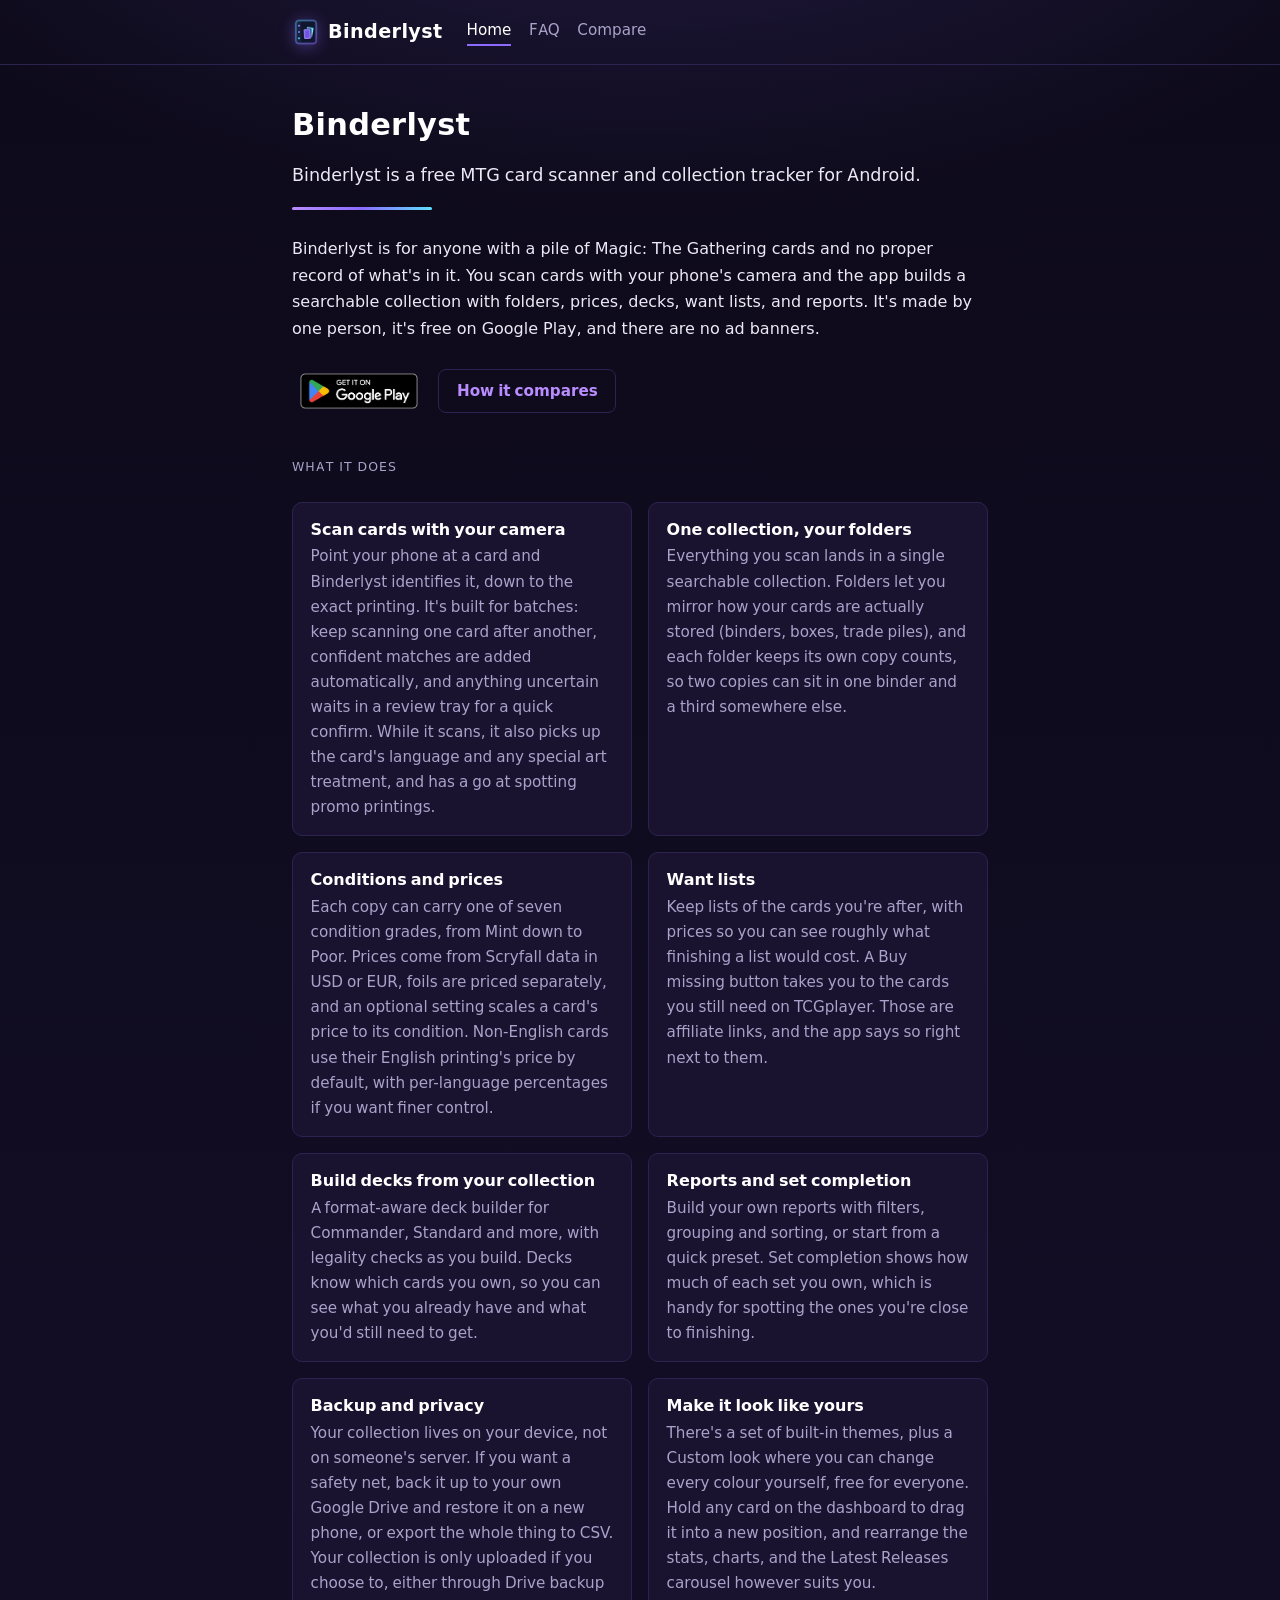
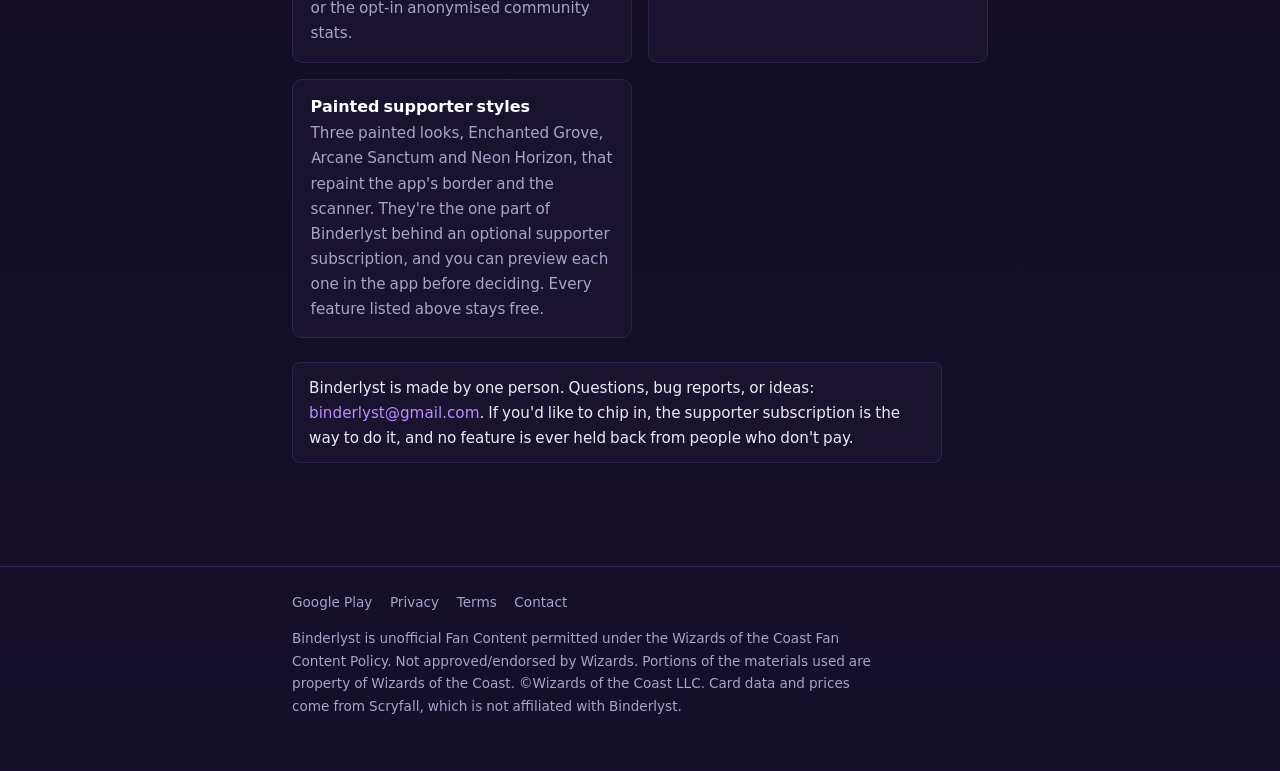
<file: index.html>
<!DOCTYPE html>
<html lang="en-GB">
<head>
<meta charset="utf-8">
<meta name="viewport" content="width=device-width, initial-scale=1">
<title>Binderlyst, a free MTG card scanner and collection tracker for Android</title>
<meta name="description" content="Binderlyst is a free MTG card scanner and collection tracker for Android. Rapid batch scanning, folders, conditions, prices, decks, want lists and reports. No ad banners.">
<link rel="canonical" href="https://binderlyst.github.io/">
<link rel="stylesheet" href="style.css">
<meta name="msvalidate.01" content="E38FB4E22E51DA8D38305F3C5356CCFD" />
<meta name="theme-color" content="#0d0a1a">
<link rel="icon" type="image/png" href="app_icon.png">
<link rel="apple-touch-icon" href="app_icon.png">
<meta property="og:type" content="website">
<meta property="og:site_name" content="Binderlyst">
<meta property="og:title" content="Binderlyst, a free MTG card scanner and collection tracker for Android">
<meta property="og:description" content="Scan Magic: The Gathering cards with your phone and build a searchable collection with folders, prices, decks, want lists and reports. Free on Google Play.">
<meta property="og:url" content="https://binderlyst.github.io/">
<meta property="og:image" content="https://binderlyst.github.io/og-card.png">
<meta property="og:image:width" content="1200">
<meta property="og:image:height" content="630">
<meta property="og:image:alt" content="Binderlyst, your collection, evolved. The app shown on three phone screens.">
<meta name="twitter:card" content="summary_large_image">
<meta name="twitter:title" content="Binderlyst, a free MTG card scanner and collection tracker for Android">
<meta name="twitter:description" content="Scan Magic: The Gathering cards with your phone and build a searchable collection with folders, prices, decks, want lists and reports. Free on Google Play.">
<meta name="twitter:image" content="https://binderlyst.github.io/og-card.png">
<script type="application/ld+json">
{
  "@context": "https://schema.org",
  "@type": "SoftwareApplication",
  "name": "Binderlyst",
  "operatingSystem": "Android",
  "applicationCategory": "UtilitiesApplication",
  "description": "Binderlyst is a free MTG card scanner and collection tracker for Android.",
  "url": "https://binderlyst.github.io/",
  "installUrl": "https://play.google.com/store/apps/details?id=com.binderlyst.app",
  "image": "https://binderlyst.github.io/og-card.png",
  "offers": { "@type": "Offer", "price": "0", "priceCurrency": "GBP" },
  "isAccessibleForFree": true,
  "hasPart": {
    "@type": "Product",
    "name": "Binderlyst Supporter",
    "description": "An optional subscription that unlocks three painted visual styles. Cosmetic only; no feature is behind it.",
    "offers": [
      { "@type": "Offer", "price": "2.99", "priceCurrency": "GBP", "category": "subscription", "name": "Monthly" },
      { "@type": "Offer", "price": "23.99", "priceCurrency": "GBP", "category": "subscription", "name": "Annual" }
    ]
  }
}
</script>
</head>
<body>

<header class="site">
  <div class="inner">
    <a class="wordmark" href="./"><img src="app_icon.png" alt="">Binderlyst</a>
    <nav class="site">
      <a href="./" aria-current="page">Home</a>
      <a href="faq.html">FAQ</a>
      <a href="compare.html">Compare</a>
    </nav>
  </div>
</header>

<main>
  <h1>Binderlyst</h1>
  <p class="lede">Binderlyst is a free MTG card scanner and collection tracker for Android.</p>
  <div class="rule"></div>
  <p>Binderlyst is for anyone with a pile of Magic: The Gathering cards and no proper record of what's in it. You scan cards with your phone's camera and the app builds a searchable collection with folders, prices, decks, want lists, and reports. It's made by one person, it's free on Google Play, and there are no ad banners.</p>

  <div class="actions">
    <a class="badge" href="https://play.google.com/store/apps/details?id=com.binderlyst.app"><img src="google-play-badge.png" alt="Get it on Google Play" width="194" height="75"></a>
    <a class="btn quiet" href="compare.html">How it compares</a>
  </div>

  <p class="eyebrow">What it does</p>
  <ul class="features">
    <li>
      <h3>Scan cards with your camera</h3>
      <p>Point your phone at a card and Binderlyst identifies it, down to the exact printing. It's built for batches: keep scanning one card after another, confident matches are added automatically, and anything uncertain waits in a review tray for a quick confirm. While it scans, it also picks up the card's language and any special art treatment, and has a go at spotting promo printings.</p>
    </li>
    <li>
      <h3>One collection, your folders</h3>
      <p>Everything you scan lands in a single searchable collection. Folders let you mirror how your cards are actually stored (binders, boxes, trade piles), and each folder keeps its own copy counts, so two copies can sit in one binder and a third somewhere else.</p>
    </li>
    <li>
      <h3>Conditions and prices</h3>
      <p>Each copy can carry one of seven condition grades, from Mint down to Poor. Prices come from Scryfall data in USD or EUR, foils are priced separately, and an optional setting scales a card's price to its condition. Non-English cards use their English printing's price by default, with per-language percentages if you want finer control.</p>
    </li>
    <li>
      <h3>Want lists</h3>
      <p>Keep lists of the cards you're after, with prices so you can see roughly what finishing a list would cost. A Buy missing button takes you to the cards you still need on TCGplayer. Those are affiliate links, and the app says so right next to them.</p>
    </li>
    <li>
      <h3>Build decks from your collection</h3>
      <p>A format-aware deck builder for Commander, Standard and more, with legality checks as you build. Decks know which cards you own, so you can see what you already have and what you'd still need to get.</p>
    </li>
    <li>
      <h3>Reports and set completion</h3>
      <p>Build your own reports with filters, grouping and sorting, or start from a quick preset. Set completion shows how much of each set you own, which is handy for spotting the ones you're close to finishing.</p>
    </li>
    <li>
      <h3>Backup and privacy</h3>
      <p>Your collection lives on your device, not on someone's server. If you want a safety net, back it up to your own Google Drive and restore it on a new phone, or export the whole thing to CSV. Your collection is only uploaded if you choose to, either through Drive backup or the opt-in anonymised community stats.</p>
    </li>
    <li>
      <h3>Make it look like yours</h3>
      <p>There's a set of built-in themes, plus a Custom look where you can change every colour yourself, free for everyone. Hold any card on the dashboard to drag it into a new position, and rearrange the stats, charts, and the Latest Releases carousel however suits you.</p>
    </li>
    <li>
      <h3>Painted supporter styles</h3>
      <p>Three painted looks, Enchanted Grove, Arcane Sanctum and Neon Horizon, that repaint the app's border and the scanner. They're the one part of Binderlyst behind an optional supporter subscription, and you can preview each one in the app before deciding. Every feature listed above stays free.</p>
    </li>
  </ul>

  <p class="note">Binderlyst is made by one person. Questions, bug reports, or ideas: <a href="mailto:binderlyst@gmail.com">binderlyst@gmail.com</a>. If you'd like to chip in, the supporter subscription is the way to do it, and no feature is ever held back from people who don't pay.</p>
</main>

<footer class="site">
  <div class="inner">
    <nav>
      <a href="https://play.google.com/store/apps/details?id=com.binderlyst.app">Google Play</a>
      <a href="https://binderlyst.github.io/Binderlyst-Privacy/">Privacy</a>
      <a href="https://binderlyst.github.io/Binderlyst-Terms/">Terms</a>
      <a href="mailto:binderlyst@gmail.com">Contact</a>
    </nav>
    <p>Binderlyst is unofficial Fan Content permitted under the <a href="https://company.wizards.com/en/legal/fancontentpolicy">Wizards of the Coast Fan Content Policy</a>. Not approved/endorsed by Wizards. Portions of the materials used are property of Wizards of the Coast. &copy;Wizards of the Coast LLC. Card data and prices come from <a href="https://scryfall.com">Scryfall</a>, which is not affiliated with Binderlyst.</p>
  </div>
</footer>

</body>
</html>
</file>
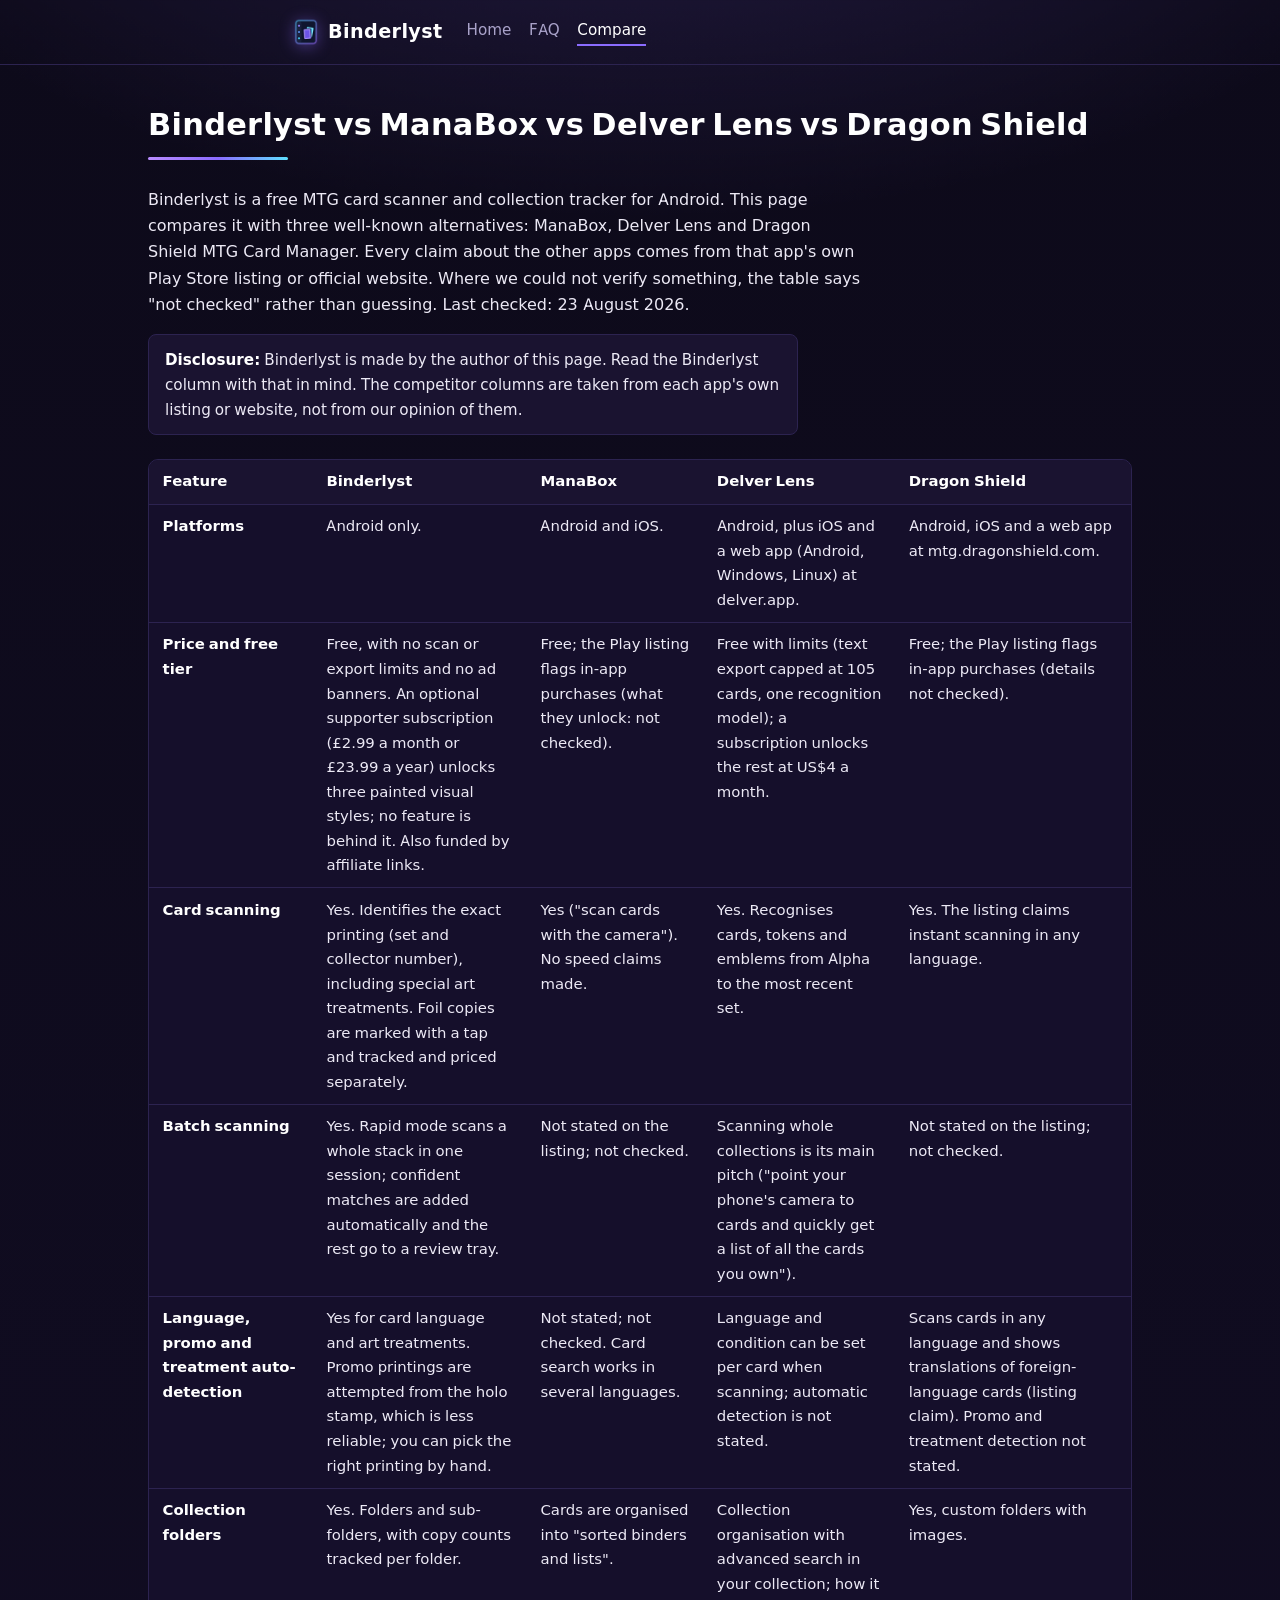
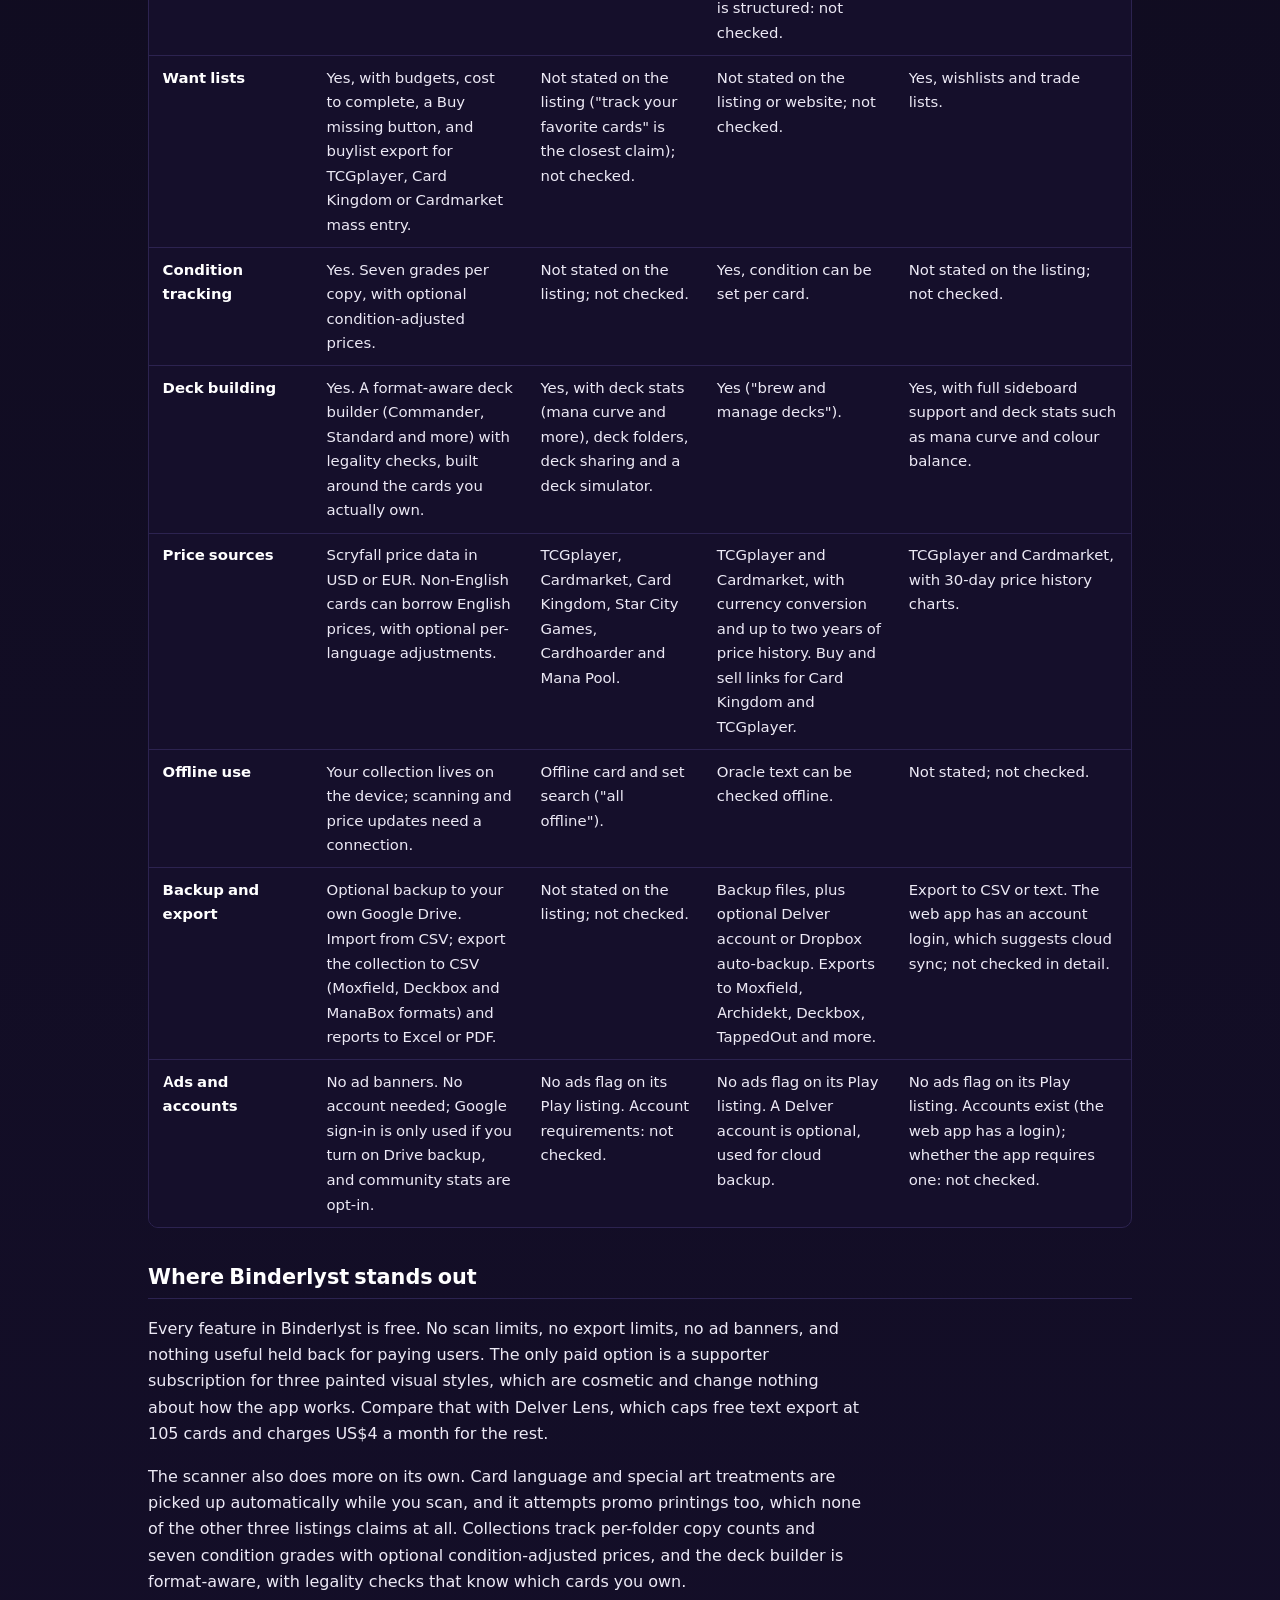
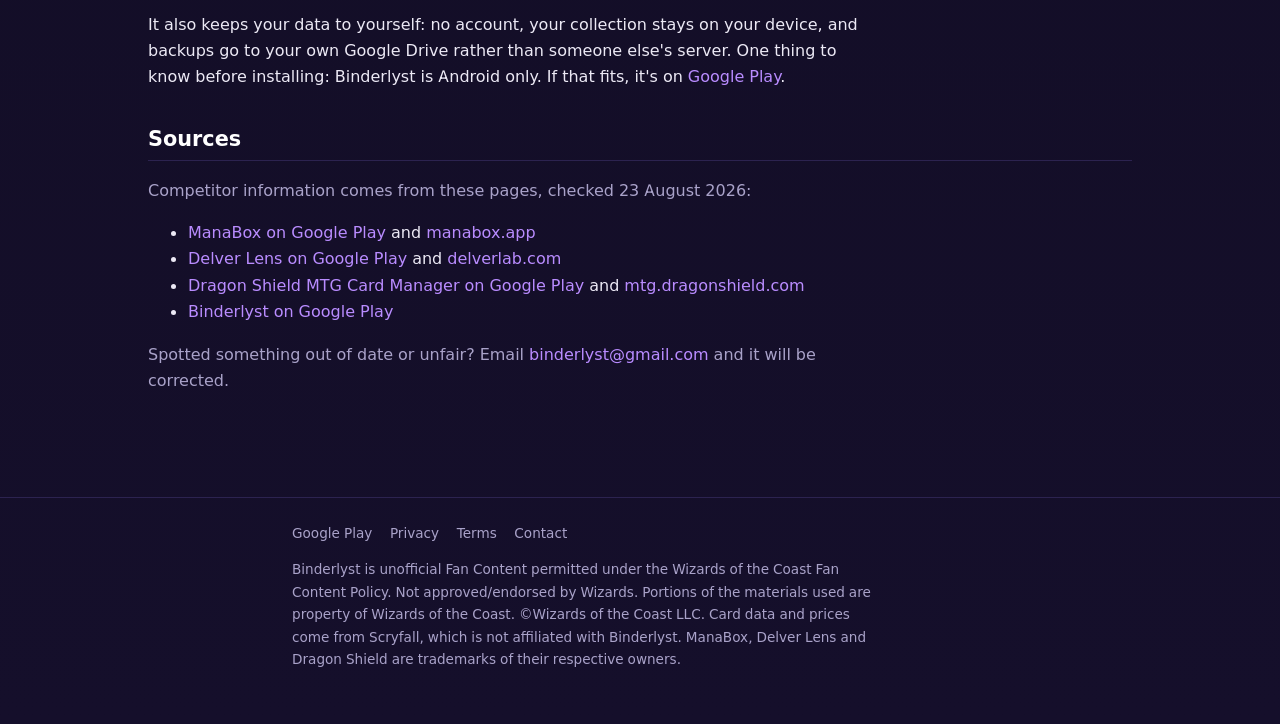
<file: compare.html>
<!DOCTYPE html>
<html lang="en-GB">
<head>
<meta charset="utf-8">
<meta name="viewport" content="width=device-width, initial-scale=1">
<title>Binderlyst vs ManaBox vs Delver Lens vs Dragon Shield</title>
<meta name="description" content="How Binderlyst compares with ManaBox, Delver Lens and Dragon Shield MTG Card Manager: platforms, pricing, scanning, decks and collection features, checked against each app's own listing.">
<link rel="canonical" href="https://binderlyst.github.io/compare.html">
<link rel="stylesheet" href="style.css">
<meta name="theme-color" content="#0d0a1a">
<link rel="icon" type="image/png" href="app_icon.png">
<link rel="apple-touch-icon" href="app_icon.png">
<meta property="og:type" content="website">
<meta property="og:site_name" content="Binderlyst">
<meta property="og:title" content="Binderlyst vs ManaBox vs Delver Lens vs Dragon Shield">
<meta property="og:description" content="A side-by-side comparison, with every competitor claim taken from that app's own listing or website.">
<meta property="og:url" content="https://binderlyst.github.io/compare.html">
<meta property="og:image" content="https://binderlyst.github.io/og-card.png">
<meta property="og:image:width" content="1200">
<meta property="og:image:height" content="630">
<meta name="twitter:card" content="summary_large_image">
<meta name="twitter:title" content="Binderlyst vs ManaBox vs Delver Lens vs Dragon Shield">
<meta name="twitter:description" content="A side-by-side comparison, with every competitor claim taken from that app's own listing or website.">
<meta name="twitter:image" content="https://binderlyst.github.io/og-card.png">
</head>
<body>

<header class="site">
  <div class="inner">
    <a class="wordmark" href="./"><img src="app_icon.png" alt="">Binderlyst</a>
    <nav class="site">
      <a href="./">Home</a>
      <a href="faq.html">FAQ</a>
      <a href="compare.html" aria-current="page">Compare</a>
    </nav>
  </div>
</header>

<main class="wide">
  <h1>Binderlyst vs ManaBox vs Delver Lens vs Dragon Shield</h1>
  <div class="rule"></div>

  <p>Binderlyst is a free MTG card scanner and collection tracker for Android. This page compares it with three well-known alternatives: ManaBox, Delver Lens and Dragon Shield MTG Card Manager. Every claim about the other apps comes from that app's own Play Store listing or official website. Where we could not verify something, the table says "not checked" rather than guessing. Last checked: 23 August 2026.</p>

  <p class="note"><strong>Disclosure:</strong> Binderlyst is made by the author of this page. Read the Binderlyst column with that in mind. The competitor columns are taken from each app's own listing or website, not from our opinion of them.</p>

  <div class="table-wrap">
    <table>
      <thead>
        <tr>
          <th>Feature</th>
          <th>Binderlyst</th>
          <th>ManaBox</th>
          <th>Delver Lens</th>
          <th>Dragon Shield</th>
        </tr>
      </thead>
      <tbody>
        <tr>
          <td>Platforms</td>
          <td>Android only.</td>
          <td>Android and iOS.</td>
          <td>Android, plus iOS and a web app (Android, Windows, Linux) at delver.app.</td>
          <td>Android, iOS and a web app at mtg.dragonshield.com.</td>
        </tr>
        <tr>
          <td>Price and free tier</td>
          <td>Free, with no scan or export limits and no ad banners. An optional supporter subscription (&pound;2.99 a month or &pound;23.99 a year) unlocks three painted visual styles; no feature is behind it. Also funded by affiliate links.</td>
          <td>Free; the Play listing flags in-app purchases (what they unlock: not checked).</td>
          <td>Free with limits (text export capped at 105 cards, one recognition model); a subscription unlocks the rest at US$4 a month.</td>
          <td>Free; the Play listing flags in-app purchases (details not checked).</td>
        </tr>
        <tr>
          <td>Card scanning</td>
          <td>Yes. Identifies the exact printing (set and collector number), including special art treatments. Foil copies are marked with a tap and tracked and priced separately.</td>
          <td>Yes ("scan cards with the camera"). No speed claims made.</td>
          <td>Yes. Recognises cards, tokens and emblems from Alpha to the most recent set.</td>
          <td>Yes. The listing claims instant scanning in any language.</td>
        </tr>
        <tr>
          <td>Batch scanning</td>
          <td>Yes. Rapid mode scans a whole stack in one session; confident matches are added automatically and the rest go to a review tray.</td>
          <td>Not stated on the listing; not checked.</td>
          <td>Scanning whole collections is its main pitch ("point your phone's camera to cards and quickly get a list of all the cards you own").</td>
          <td>Not stated on the listing; not checked.</td>
        </tr>
        <tr>
          <td>Language, promo and treatment auto-detection</td>
          <td>Yes for card language and art treatments. Promo printings are attempted from the holo stamp, which is less reliable; you can pick the right printing by hand.</td>
          <td>Not stated; not checked. Card search works in several languages.</td>
          <td>Language and condition can be set per card when scanning; automatic detection is not stated.</td>
          <td>Scans cards in any language and shows translations of foreign-language cards (listing claim). Promo and treatment detection not stated.</td>
        </tr>
        <tr>
          <td>Collection folders</td>
          <td>Yes. Folders and sub-folders, with copy counts tracked per folder.</td>
          <td>Cards are organised into "sorted binders and lists".</td>
          <td>Collection organisation with advanced search in your collection; how it is structured: not checked.</td>
          <td>Yes, custom folders with images.</td>
        </tr>
        <tr>
          <td>Want lists</td>
          <td>Yes, with budgets, cost to complete, a Buy missing button, and buylist export for TCGplayer, Card Kingdom or Cardmarket mass entry.</td>
          <td>Not stated on the listing ("track your favorite cards" is the closest claim); not checked.</td>
          <td>Not stated on the listing or website; not checked.</td>
          <td>Yes, wishlists and trade lists.</td>
        </tr>
        <tr>
          <td>Condition tracking</td>
          <td>Yes. Seven grades per copy, with optional condition-adjusted prices.</td>
          <td>Not stated on the listing; not checked.</td>
          <td>Yes, condition can be set per card.</td>
          <td>Not stated on the listing; not checked.</td>
        </tr>
        <tr>
          <td>Deck building</td>
          <td>Yes. A format-aware deck builder (Commander, Standard and more) with legality checks, built around the cards you actually own.</td>
          <td>Yes, with deck stats (mana curve and more), deck folders, deck sharing and a deck simulator.</td>
          <td>Yes ("brew and manage decks").</td>
          <td>Yes, with full sideboard support and deck stats such as mana curve and colour balance.</td>
        </tr>
        <tr>
          <td>Price sources</td>
          <td>Scryfall price data in USD or EUR. Non-English cards can borrow English prices, with optional per-language adjustments.</td>
          <td>TCGplayer, Cardmarket, Card Kingdom, Star City Games, Cardhoarder and Mana Pool.</td>
          <td>TCGplayer and Cardmarket, with currency conversion and up to two years of price history. Buy and sell links for Card Kingdom and TCGplayer.</td>
          <td>TCGplayer and Cardmarket, with 30-day price history charts.</td>
        </tr>
        <tr>
          <td>Offline use</td>
          <td>Your collection lives on the device; scanning and price updates need a connection.</td>
          <td>Offline card and set search ("all offline").</td>
          <td>Oracle text can be checked offline.</td>
          <td>Not stated; not checked.</td>
        </tr>
        <tr>
          <td>Backup and export</td>
          <td>Optional backup to your own Google Drive. Import from CSV; export the collection to CSV (Moxfield, Deckbox and ManaBox formats) and reports to Excel or PDF.</td>
          <td>Not stated on the listing; not checked.</td>
          <td>Backup files, plus optional Delver account or Dropbox auto-backup. Exports to Moxfield, Archidekt, Deckbox, TappedOut and more.</td>
          <td>Export to CSV or text. The web app has an account login, which suggests cloud sync; not checked in detail.</td>
        </tr>
        <tr>
          <td>Ads and accounts</td>
          <td>No ad banners. No account needed; Google sign-in is only used if you turn on Drive backup, and community stats are opt-in.</td>
          <td>No ads flag on its Play listing. Account requirements: not checked.</td>
          <td>No ads flag on its Play listing. A Delver account is optional, used for cloud backup.</td>
          <td>No ads flag on its Play listing. Accounts exist (the web app has a login); whether the app requires one: not checked.</td>
        </tr>
      </tbody>
    </table>
  </div>

  <h2>Where Binderlyst stands out</h2>

  <p>Every feature in Binderlyst is free. No scan limits, no export limits, no ad banners, and nothing useful held back for paying users. The only paid option is a supporter subscription for three painted visual styles, which are cosmetic and change nothing about how the app works. Compare that with Delver Lens, which caps free text export at 105 cards and charges US$4 a month for the rest.</p>

  <p>The scanner also does more on its own. Card language and special art treatments are picked up automatically while you scan, and it attempts promo printings too, which none of the other three listings claims at all. Collections track per-folder copy counts and seven condition grades with optional condition-adjusted prices, and the deck builder is format-aware, with legality checks that know which cards you own.</p>

  <p>It also keeps your data to yourself: no account, your collection stays on your device, and backups go to your own Google Drive rather than someone else's server. One thing to know before installing: Binderlyst is Android only. If that fits, it's on <a href="https://play.google.com/store/apps/details?id=com.binderlyst.app">Google Play</a>.</p>

  <h2>Sources</h2>
  <p class="muted">Competitor information comes from these pages, checked 23 August 2026:</p>
  <ul>
    <li><a href="https://play.google.com/store/apps/details?id=skilldevs.com.manabox">ManaBox on Google Play</a> and <a href="https://manabox.app/">manabox.app</a></li>
    <li><a href="https://play.google.com/store/apps/details?id=delverlab.delverlens">Delver Lens on Google Play</a> and <a href="https://www.delverlab.com/">delverlab.com</a></li>
    <li><a href="https://play.google.com/store/apps/details?id=pt.tscg.mtgmanager">Dragon Shield MTG Card Manager on Google Play</a> and <a href="https://mtg.dragonshield.com/">mtg.dragonshield.com</a></li>
    <li><a href="https://play.google.com/store/apps/details?id=com.binderlyst.app">Binderlyst on Google Play</a></li>
  </ul>
  <p class="muted">Spotted something out of date or unfair? Email <a href="mailto:binderlyst@gmail.com">binderlyst@gmail.com</a> and it will be corrected.</p>
</main>

<footer class="site">
  <div class="inner">
    <nav>
      <a href="https://play.google.com/store/apps/details?id=com.binderlyst.app">Google Play</a>
      <a href="https://binderlyst.github.io/Binderlyst-Privacy/">Privacy</a>
      <a href="https://binderlyst.github.io/Binderlyst-Terms/">Terms</a>
      <a href="mailto:binderlyst@gmail.com">Contact</a>
    </nav>
    <p>Binderlyst is unofficial Fan Content permitted under the <a href="https://company.wizards.com/en/legal/fancontentpolicy">Wizards of the Coast Fan Content Policy</a>. Not approved/endorsed by Wizards. Portions of the materials used are property of Wizards of the Coast. &copy;Wizards of the Coast LLC. Card data and prices come from <a href="https://scryfall.com">Scryfall</a>, which is not affiliated with Binderlyst. ManaBox, Delver Lens and Dragon Shield are trademarks of their respective owners.</p>
  </div>
</footer>

</body>
</html>
</file>
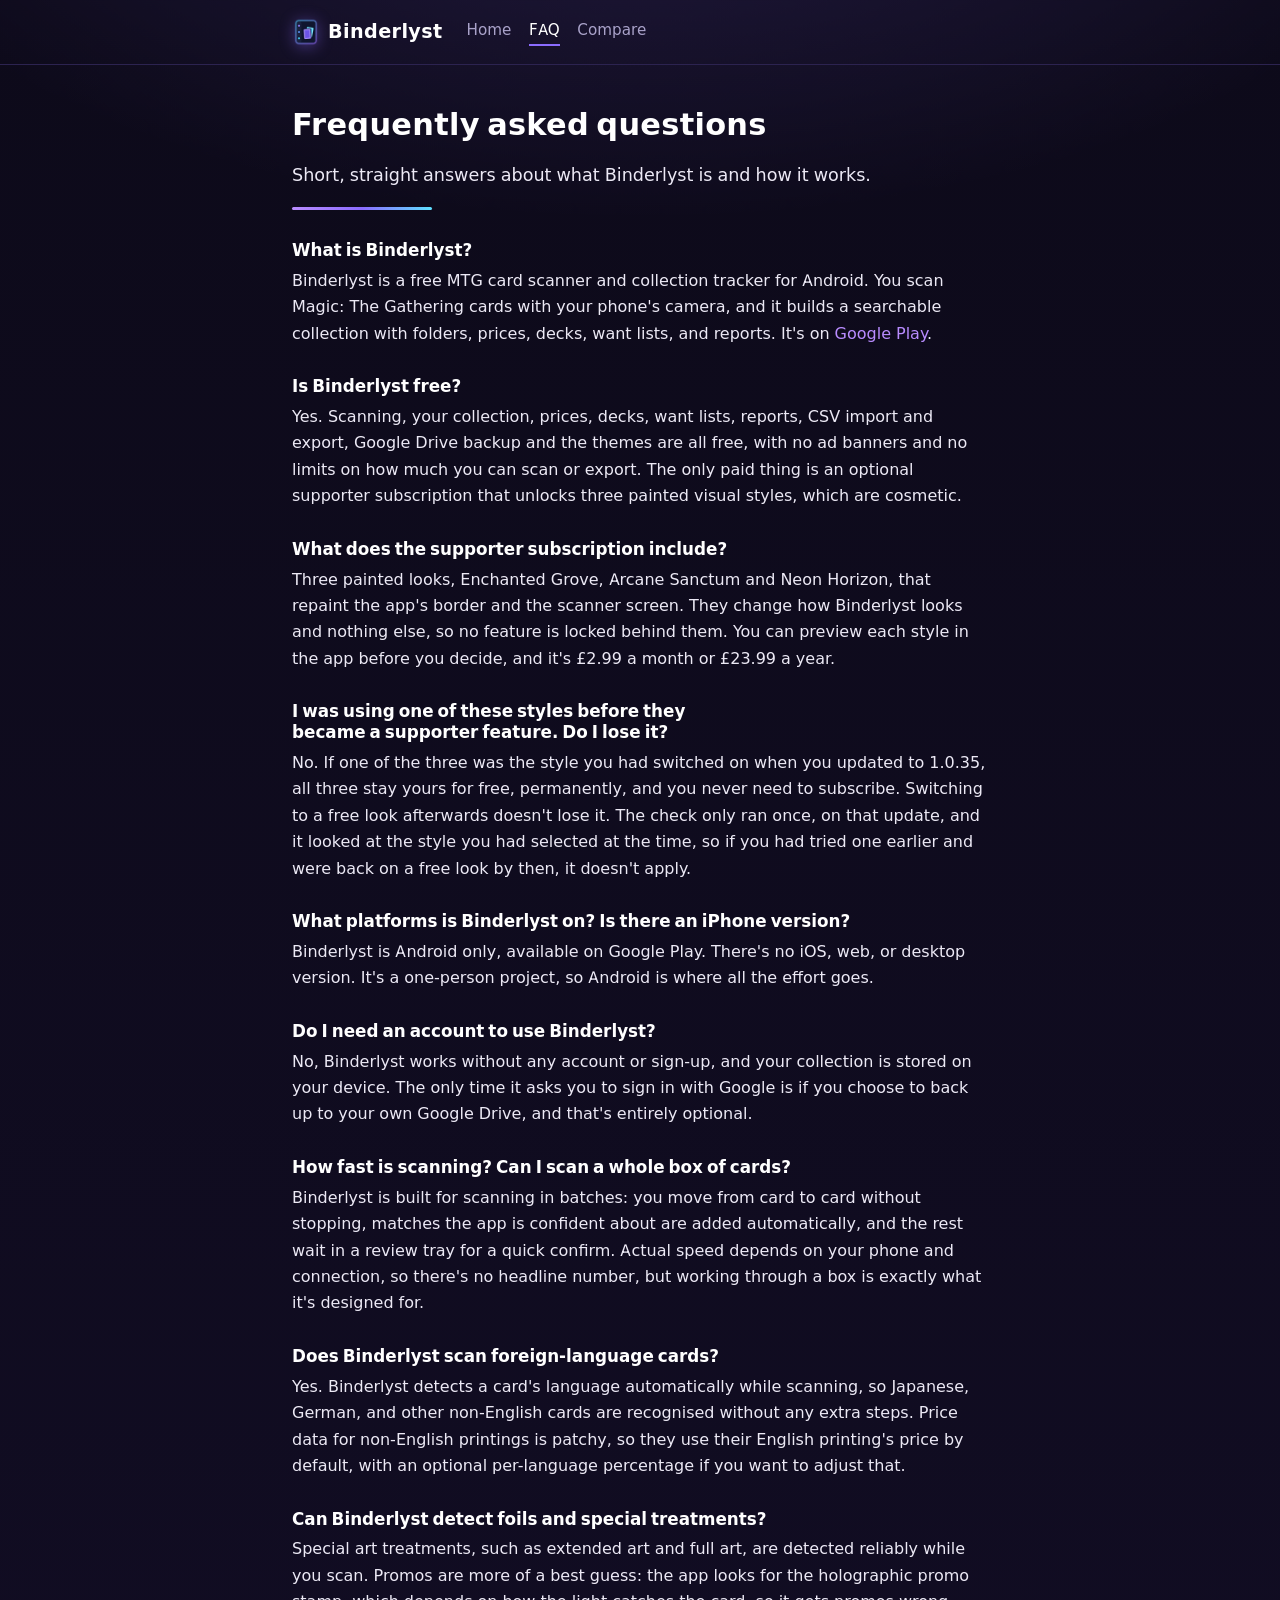
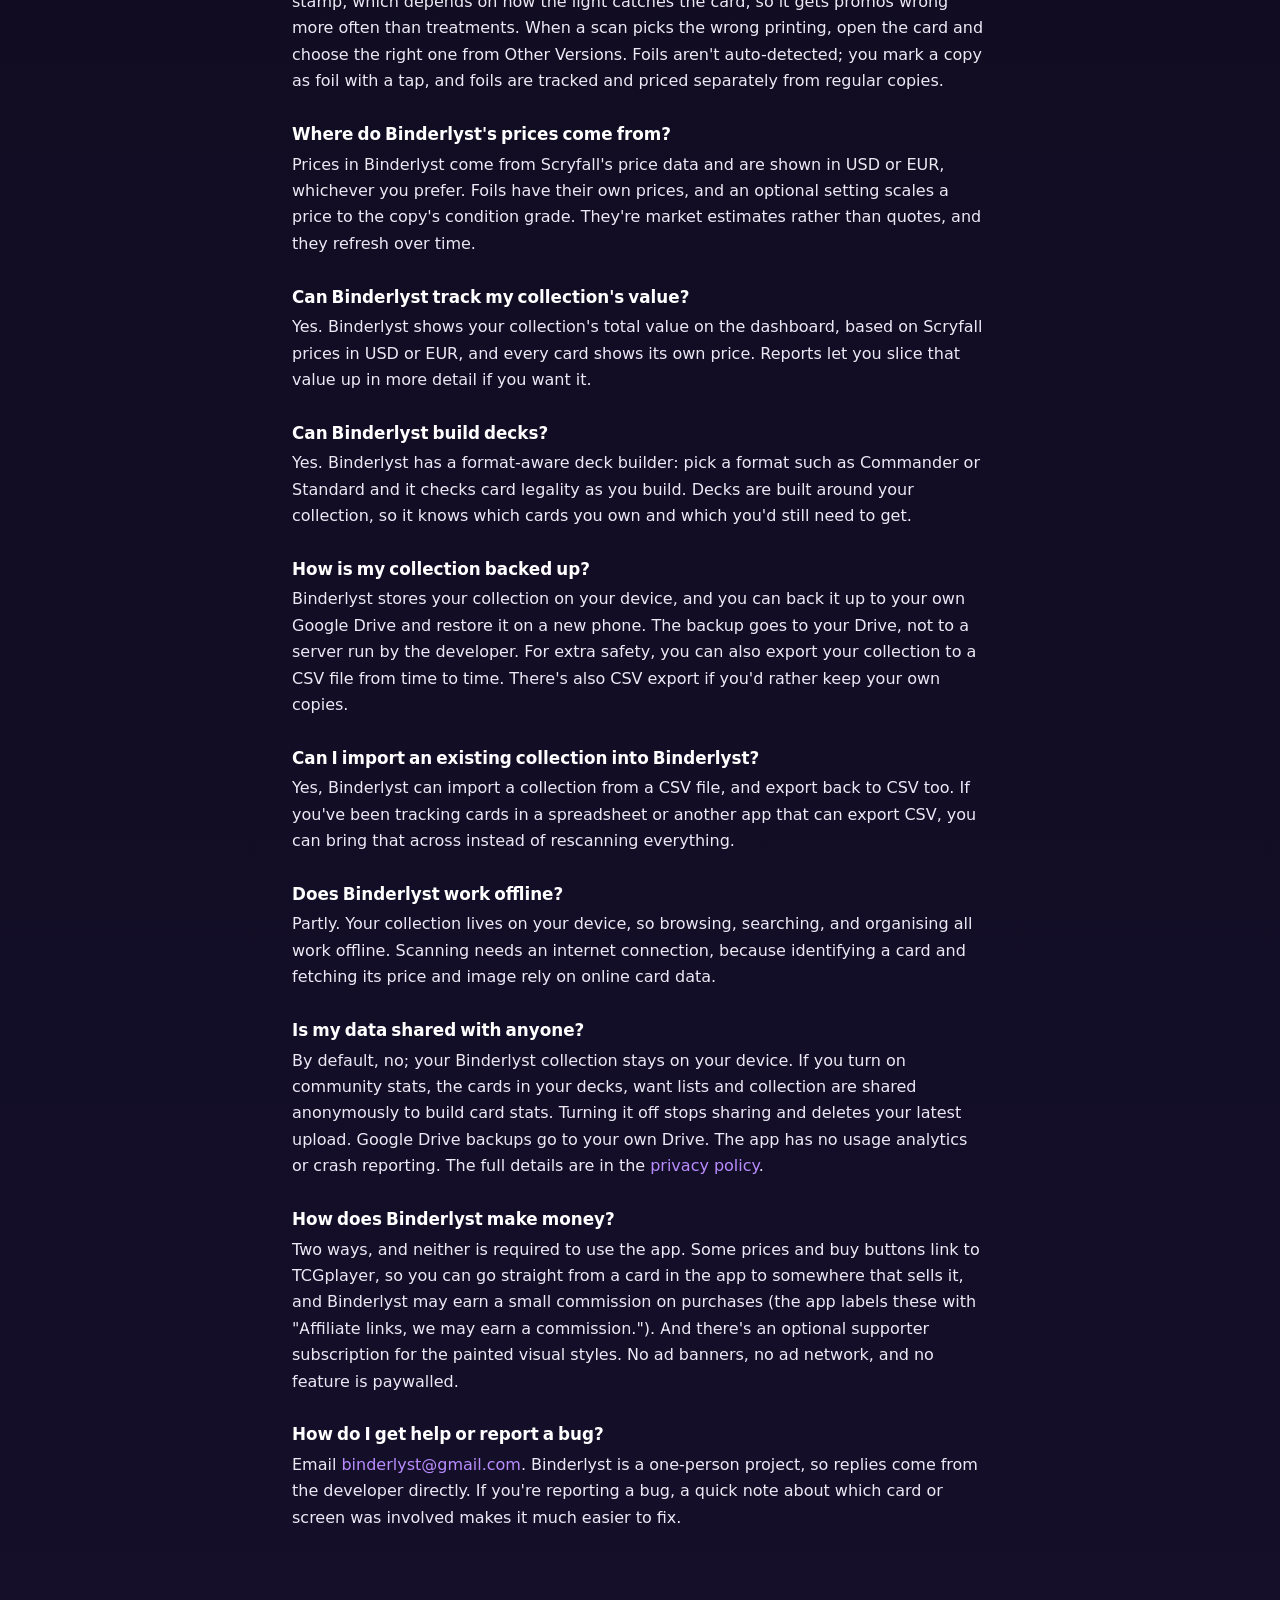
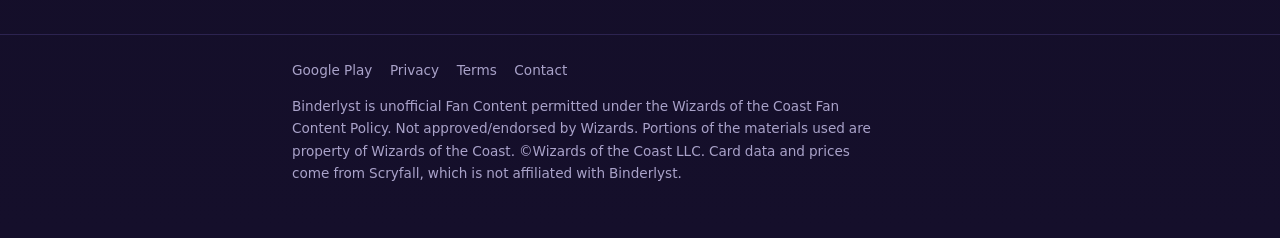
<file: faq.html>
<!DOCTYPE html>
<html lang="en-GB">
<head>
<meta charset="utf-8">
<meta name="viewport" content="width=device-width, initial-scale=1">
<title>Binderlyst FAQ</title>
<meta name="description" content="Common questions about Binderlyst, the free MTG card scanner and collection tracker for Android: pricing, platforms, scanning, backups, and privacy.">
<link rel="canonical" href="https://binderlyst.github.io/faq.html">
<link rel="stylesheet" href="style.css">
<meta name="theme-color" content="#0d0a1a">
<link rel="icon" type="image/png" href="app_icon.png">
<link rel="apple-touch-icon" href="app_icon.png">
<meta property="og:type" content="website">
<meta property="og:site_name" content="Binderlyst">
<meta property="og:title" content="Binderlyst FAQ">
<meta property="og:description" content="Common questions about Binderlyst: pricing, platforms, scanning, backups, and privacy.">
<meta property="og:url" content="https://binderlyst.github.io/faq.html">
<meta property="og:image" content="https://binderlyst.github.io/og-card.png">
<meta property="og:image:width" content="1200">
<meta property="og:image:height" content="630">
<meta name="twitter:card" content="summary_large_image">
<meta name="twitter:title" content="Binderlyst FAQ">
<meta name="twitter:description" content="Common questions about Binderlyst: pricing, platforms, scanning, backups, and privacy.">
<meta name="twitter:image" content="https://binderlyst.github.io/og-card.png">
</head>
<body>

<header class="site">
  <div class="inner">
    <a class="wordmark" href="./"><img src="app_icon.png" alt="">Binderlyst</a>
    <nav class="site">
      <a href="./">Home</a>
      <a href="faq.html" aria-current="page">FAQ</a>
      <a href="compare.html">Compare</a>
    </nav>
  </div>
</header>

<main class="faq">
  <h1>Frequently asked questions</h1>
  <p class="lede">Short, straight answers about what Binderlyst is and how it works.</p>
  <div class="rule"></div>

  <h3>What is Binderlyst?</h3>
  <p>Binderlyst is a free MTG card scanner and collection tracker for Android. You scan Magic: The Gathering cards with your phone's camera, and it builds a searchable collection with folders, prices, decks, want lists, and reports. It's on <a href="https://play.google.com/store/apps/details?id=com.binderlyst.app">Google Play</a>.</p>

  <h3>Is Binderlyst free?</h3>
  <p>Yes. Scanning, your collection, prices, decks, want lists, reports, CSV import and export, Google Drive backup and the themes are all free, with no ad banners and no limits on how much you can scan or export. The only paid thing is an optional supporter subscription that unlocks three painted visual styles, which are cosmetic.</p>

  <h3>What does the supporter subscription include?</h3>
  <p>Three painted looks, Enchanted Grove, Arcane Sanctum and Neon Horizon, that repaint the app's border and the scanner screen. They change how Binderlyst looks and nothing else, so no feature is locked behind them. You can preview each style in the app before you decide, and it's &pound;2.99 a month or &pound;23.99 a year.</p>

  <h3>I was using one of these styles before they became a supporter feature. Do I lose it?</h3>
  <p>No. If one of the three was the style you had switched on when you updated to 1.0.35, all three stay yours for free, permanently, and you never need to subscribe. Switching to a free look afterwards doesn't lose it. The check only ran once, on that update, and it looked at the style you had selected at the time, so if you had tried one earlier and were back on a free look by then, it doesn't apply.</p>

  <h3>What platforms is Binderlyst on? Is there an iPhone version?</h3>
  <p>Binderlyst is Android only, available on Google Play. There's no iOS, web, or desktop version. It's a one-person project, so Android is where all the effort goes.</p>

  <h3>Do I need an account to use Binderlyst?</h3>
  <p>No, Binderlyst works without any account or sign-up, and your collection is stored on your device. The only time it asks you to sign in with Google is if you choose to back up to your own Google Drive, and that's entirely optional.</p>

  <h3>How fast is scanning? Can I scan a whole box of cards?</h3>
  <p>Binderlyst is built for scanning in batches: you move from card to card without stopping, matches the app is confident about are added automatically, and the rest wait in a review tray for a quick confirm. Actual speed depends on your phone and connection, so there's no headline number, but working through a box is exactly what it's designed for.</p>

  <h3>Does Binderlyst scan foreign-language cards?</h3>
  <p>Yes. Binderlyst detects a card's language automatically while scanning, so Japanese, German, and other non-English cards are recognised without any extra steps. Price data for non-English printings is patchy, so they use their English printing's price by default, with an optional per-language percentage if you want to adjust that.</p>

  <h3>Can Binderlyst detect foils and special treatments?</h3>
  <p>Special art treatments, such as extended art and full art, are detected reliably while you scan. Promos are more of a best guess: the app looks for the holographic promo stamp, which depends on how the light catches the card, so it gets promos wrong more often than treatments. When a scan picks the wrong printing, open the card and choose the right one from Other Versions. Foils aren't auto-detected; you mark a copy as foil with a tap, and foils are tracked and priced separately from regular copies.</p>

  <h3>Where do Binderlyst's prices come from?</h3>
  <p>Prices in Binderlyst come from Scryfall's price data and are shown in USD or EUR, whichever you prefer. Foils have their own prices, and an optional setting scales a price to the copy's condition grade. They're market estimates rather than quotes, and they refresh over time.</p>

  <h3>Can Binderlyst track my collection's value?</h3>
  <p>Yes. Binderlyst shows your collection's total value on the dashboard, based on Scryfall prices in USD or EUR, and every card shows its own price. Reports let you slice that value up in more detail if you want it.</p>

  <h3>Can Binderlyst build decks?</h3>
  <p>Yes. Binderlyst has a format-aware deck builder: pick a format such as Commander or Standard and it checks card legality as you build. Decks are built around your collection, so it knows which cards you own and which you'd still need to get.</p>

  <h3>How is my collection backed up?</h3>
  <p>Binderlyst stores your collection on your device, and you can back it up to your own Google Drive and restore it on a new phone. The backup goes to your Drive, not to a server run by the developer. For extra safety, you can also export your collection to a CSV file from time to time. There's also CSV export if you'd rather keep your own copies.</p>

  <h3>Can I import an existing collection into Binderlyst?</h3>
  <p>Yes, Binderlyst can import a collection from a CSV file, and export back to CSV too. If you've been tracking cards in a spreadsheet or another app that can export CSV, you can bring that across instead of rescanning everything.</p>

  <h3>Does Binderlyst work offline?</h3>
  <p>Partly. Your collection lives on your device, so browsing, searching, and organising all work offline. Scanning needs an internet connection, because identifying a card and fetching its price and image rely on online card data.</p>

  <h3>Is my data shared with anyone?</h3>
  <p>By default, no; your Binderlyst collection stays on your device. If you turn on community stats, the cards in your decks, want lists and collection are shared anonymously to build card stats. Turning it off stops sharing and deletes your latest upload. Google Drive backups go to your own Drive. The app has no usage analytics or crash reporting. The full details are in the <a href="https://binderlyst.github.io/Binderlyst-Privacy/">privacy policy</a>.</p>

  <h3>How does Binderlyst make money?</h3>
  <p>Two ways, and neither is required to use the app. Some prices and buy buttons link to TCGplayer, so you can go straight from a card in the app to somewhere that sells it, and Binderlyst may earn a small commission on purchases (the app labels these with "Affiliate links, we may earn a commission."). And there's an optional supporter subscription for the painted visual styles. No ad banners, no ad network, and no feature is paywalled.</p>

  <h3>How do I get help or report a bug?</h3>
  <p>Email <a href="mailto:binderlyst@gmail.com">binderlyst@gmail.com</a>. Binderlyst is a one-person project, so replies come from the developer directly. If you're reporting a bug, a quick note about which card or screen was involved makes it much easier to fix.</p>
</main>

<footer class="site">
  <div class="inner">
    <nav>
      <a href="https://play.google.com/store/apps/details?id=com.binderlyst.app">Google Play</a>
      <a href="https://binderlyst.github.io/Binderlyst-Privacy/">Privacy</a>
      <a href="https://binderlyst.github.io/Binderlyst-Terms/">Terms</a>
      <a href="mailto:binderlyst@gmail.com">Contact</a>
    </nav>
    <p>Binderlyst is unofficial Fan Content permitted under the <a href="https://company.wizards.com/en/legal/fancontentpolicy">Wizards of the Coast Fan Content Policy</a>. Not approved/endorsed by Wizards. Portions of the materials used are property of Wizards of the Coast. &copy;Wizards of the Coast LLC. Card data and prices come from <a href="https://scryfall.com">Scryfall</a>, which is not affiliated with Binderlyst.</p>
  </div>
</footer>

</body>
</html>
</file>
<file: style.css>
/* Binderlyst site: dark purple identity mirroring the Privacy/Terms pages. No JS, content-first. */

/* Inter is self-hosted (SIL OFL 1.1, see fonts/LICENCE.txt). Loading it from
   Google's CDN would hand every visitor's IP address to Google before they
   consent to anything, which is exactly the transfer the GDPR rulings are about. */
@font-face {
  font-family: 'Inter';
  font-style: normal;
  font-weight: 100 900;
  font-display: swap;
  src: url('fonts/inter-latin-ext.woff2') format('woff2');
  unicode-range: U+0100-02BA, U+02BD-02C5, U+02C7-02CC, U+02CE-02D7, U+02DD-02FF, U+0304, U+0308, U+0329, U+1D00-1DBF, U+1E00-1E9F, U+1EF2-1EFF, U+2020, U+20A0-20AB, U+20AD-20C0, U+2113, U+2C60-2C7F, U+A720-A7FF;
}
@font-face {
  font-family: 'Inter';
  font-style: normal;
  font-weight: 100 900;
  font-display: swap;
  src: url('fonts/inter-latin.woff2') format('woff2');
  unicode-range: U+0000-00FF, U+0131, U+0152-0153, U+02BB-02BC, U+02C6, U+02DA, U+02DC, U+0304, U+0308, U+0329, U+2000-206F, U+20AC, U+2122, U+2191, U+2193, U+2212, U+2215, U+FEFF, U+FFFD;
}

:root {
  --bg: #0d0a1a;
  --bg2: #150f2b;
  --surface: #1a1330;
  --border: #2c2350;
  --text: #ece9f5;
  --muted: #a9a2c9;
  --accent: #8b6cff;
  --accent2: #b98cff;
  --cyan: #5ee0ff;
}

* { box-sizing: border-box; }

html {
  -webkit-text-size-adjust: 100%;
  background: var(--bg);
}

body {
  margin: 0;
  color: var(--text);
  font-family: 'Inter', system-ui, -apple-system, "Segoe UI", Roboto, sans-serif;
  font-size: 16px;
  line-height: 1.65;
  min-height: 100vh;
  background:
    radial-gradient(1200px 600px at 50% -200px, rgba(139, 108, 255, .18), transparent 70%),
    linear-gradient(180deg, var(--bg), var(--bg2)) no-repeat;
}

/* ---- header / nav ---- */

header.site {
  border-bottom: 1px solid var(--border);
}

header.site .inner {
  max-width: 46rem;
  margin: 0 auto;
  padding: 1rem 1.25rem;
  display: flex;
  flex-wrap: wrap;
  align-items: center;
  gap: 0.75rem 1.5rem;
}

.wordmark {
  display: inline-flex;
  align-items: center;
  gap: 0.5rem;
  font-weight: 700;
  font-size: 1.2rem;
  color: #fff;
  text-decoration: none;
  letter-spacing: 0.02em;
}

.wordmark img {
  width: 28px;
  height: 28px;
  border-radius: 7px;
  filter: drop-shadow(0 2px 8px rgba(139, 108, 255, .45));
}

.wordmark:hover { color: var(--accent2); }

nav.site {
  display: flex;
  gap: 1.1rem;
  flex-wrap: wrap;
}

nav.site a {
  color: var(--muted);
  text-decoration: none;
  font-size: 0.95rem;
}

nav.site a[aria-current="page"] {
  color: #fff;
  border-bottom: 2px solid var(--accent);
  padding-bottom: 2px;
}

nav.site a:hover { color: #fff; }

/* ---- main column ---- */

main {
  max-width: 46rem;
  margin: 0 auto;
  padding: 2rem 1.25rem 3.5rem;
}

main.wide { max-width: 64rem; }

h1, h2, h3 {
  font-weight: 700;
  line-height: 1.25;
  text-wrap: balance;
  color: #fff;
}

h1 { font-size: 1.9rem; margin: 0.5rem 0 0.75rem; letter-spacing: 0.01em; }
h2 { font-size: 1.3rem; margin: 2.25rem 0 0.5rem; padding-bottom: 0.5rem; border-bottom: 1px solid var(--border); }
h3 { font-size: 1.05rem; margin: 1.75rem 0 0.35rem; }

.rule {
  height: 3px;
  width: 140px;
  border-radius: 3px;
  margin: 0.9rem 0 1.6rem;
  background: linear-gradient(90deg, var(--accent2), var(--accent), var(--cyan));
}

p, li { max-width: 65ch; }

strong { color: #fff; font-weight: 600; }

a { color: var(--accent2); text-decoration: none; }
a:hover { text-decoration: underline; }
a:focus-visible, .wordmark:focus-visible, nav.site a:focus-visible {
  outline: 2px solid var(--accent);
  outline-offset: 2px;
  border-radius: 2px;
}

.eyebrow {
  text-transform: uppercase;
  letter-spacing: 0.08em;
  font-size: 0.78rem;
  color: var(--muted);
  margin: 2.5rem 0 0.25rem;
}

.lede {
  font-size: 1.1rem;
  color: var(--text);
}

.muted { color: var(--muted); }

.note {
  background: var(--surface);
  border: 1px solid var(--border);
  border-radius: 8px;
  padding: 0.75rem 1rem;
  font-size: 0.95rem;
}

hr {
  border: 0;
  border-top: 1px solid var(--border);
  margin: 2.5rem 0;
}

/* ---- buttons / store links ---- */

.actions {
  display: flex;
  gap: 0.75rem;
  flex-wrap: wrap;
  margin: 1.5rem 0;
  align-items: center;
}

/* Google's badge must be shown unmodified, so no filters or recolouring here.
   Their guidelines put the minimum web height at 40px; this renders at 52 so it
   sits level with the button beside it without going under the minimum. */
.badge {
  display: inline-block;
  line-height: 0;
}

.badge img {
  height: 52px;
  width: auto;
  display: block;
}

.btn {
  display: inline-block;
  padding: 0.55rem 1.1rem;
  border-radius: 8px;
  text-decoration: none;
  font-weight: 600;
  font-size: 0.95rem;
  background: linear-gradient(90deg, var(--accent), var(--accent2));
  color: #0d0a1a;
  border: 0;
}

.btn:hover { filter: brightness(1.08); text-decoration: none; }

.btn.quiet {
  background: transparent;
  color: var(--accent2);
  border: 1px solid var(--border);
}

.btn.quiet:hover { border-color: var(--accent); filter: none; }

/* ---- feature grid (home) ---- */

.features {
  display: grid;
  grid-template-columns: repeat(auto-fit, minmax(17rem, 1fr));
  gap: 1rem;
  margin: 1.5rem 0;
  padding: 0;
  list-style: none;
}

.features li {
  background: var(--surface);
  border: 1px solid var(--border);
  border-radius: 10px;
  padding: 1rem 1.1rem;
  max-width: none;
}

.features h3 { margin: 0 0 0.3rem; font-size: 1rem; }
.features p { margin: 0; font-size: 0.95rem; color: var(--muted); }

/* ---- tables (compare) ---- */

.table-wrap {
  overflow-x: auto;
  border: 1px solid var(--border);
  border-radius: 10px;
  margin: 1.5rem 0;
  background: var(--bg2);
}

table {
  border-collapse: collapse;
  width: 100%;
  font-size: 0.93rem;
  font-variant-numeric: tabular-nums;
}

th, td {
  text-align: left;
  vertical-align: top;
  padding: 0.6rem 0.85rem;
  border-bottom: 1px solid var(--border);
  min-width: 9.5rem;
}

th { font-weight: 700; background: var(--surface); color: #fff; }

tbody tr:last-child td { border-bottom: 0; }

td:first-child, th:first-child {
  font-weight: 600;
  position: sticky;
  left: 0;
  background: var(--bg2);
  color: #fff;
}

th:first-child { background: var(--surface); }

/* ---- FAQ ---- */

.faq h3 { margin-top: 1.9rem; }
.faq h3 + p { margin-top: 0.35rem; }

/* ---- footer ---- */

footer.site {
  border-top: 1px solid var(--border);
  margin-top: 2rem;
}

footer.site .inner {
  max-width: 46rem;
  margin: 0 auto;
  padding: 1.5rem 1.25rem 2.5rem;
  font-size: 0.85rem;
  color: var(--muted);
}

footer.site nav {
  display: flex;
  gap: 1.1rem;
  flex-wrap: wrap;
  margin-bottom: 0.75rem;
}

footer.site a { color: var(--muted); }
footer.site a:hover { color: var(--accent2); }

@media (prefers-reduced-motion: no-preference) {
  html { scroll-behavior: smooth; }
}
</file>
